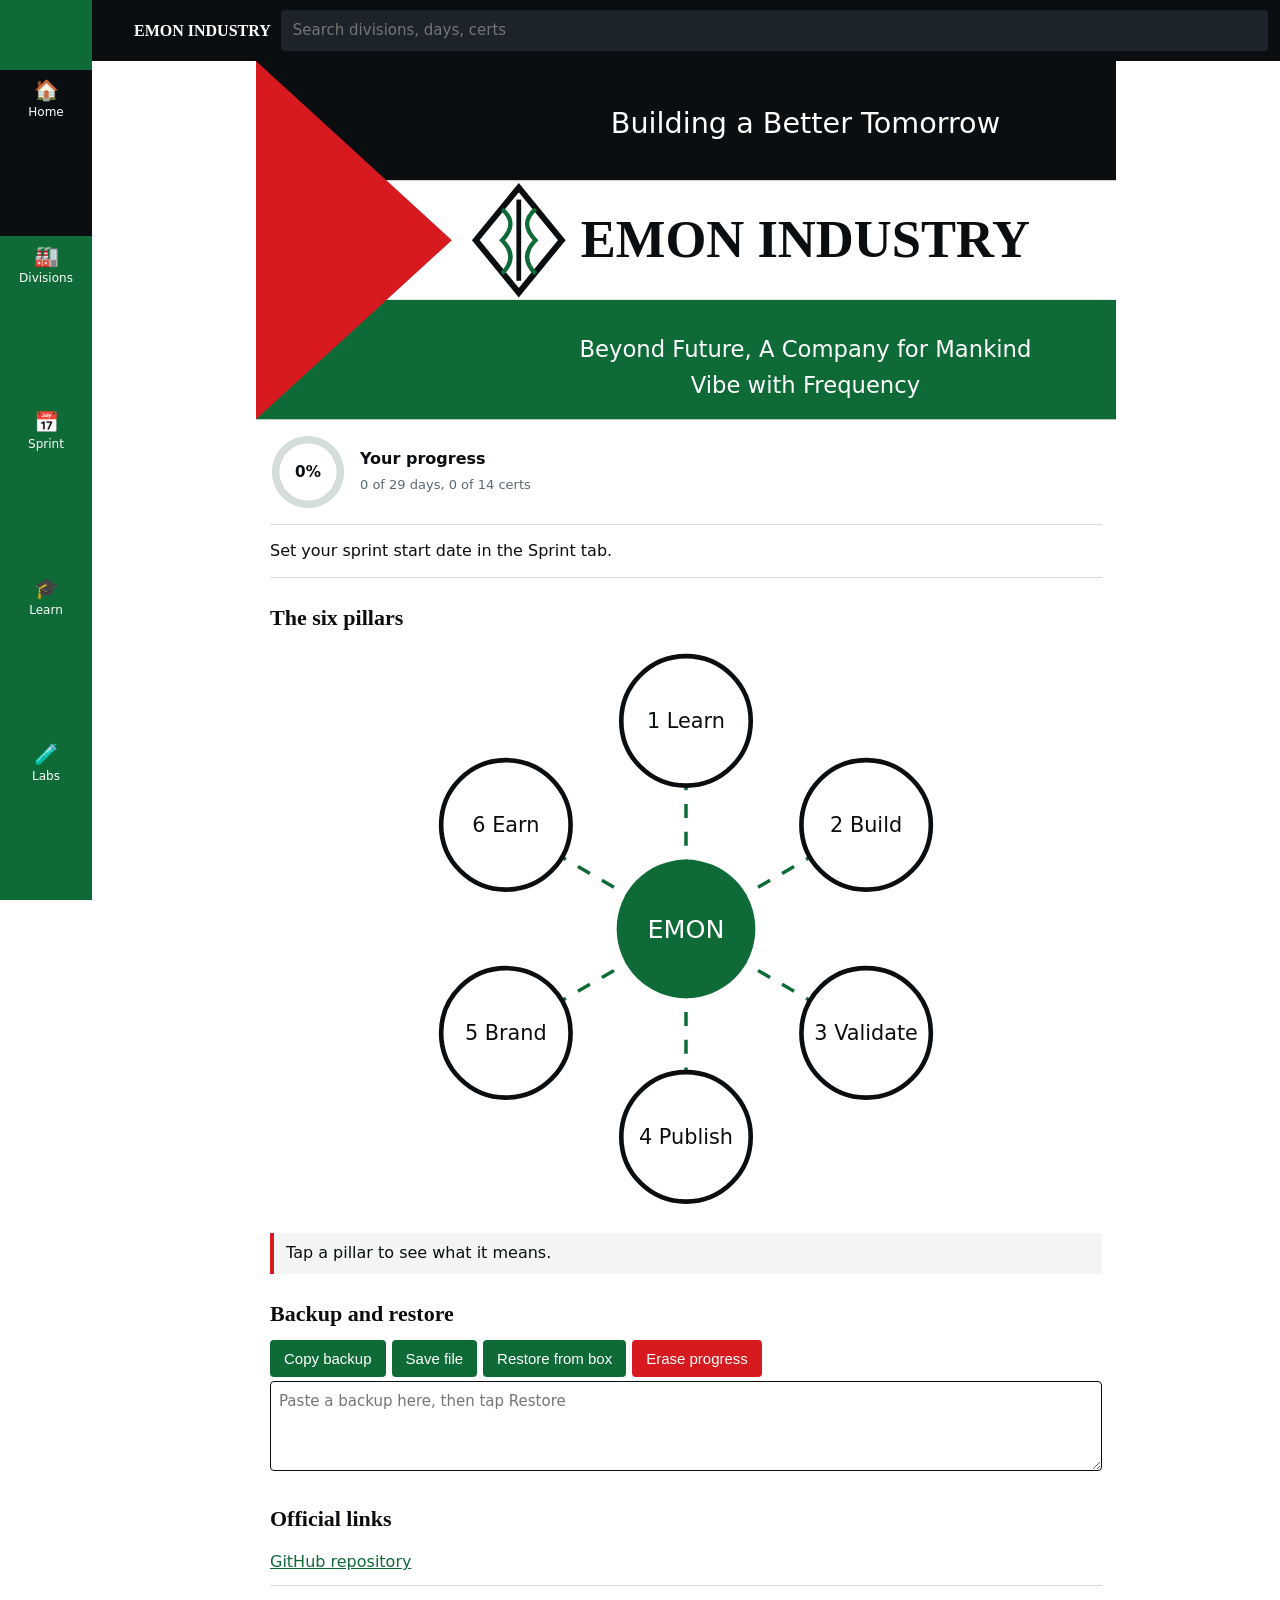
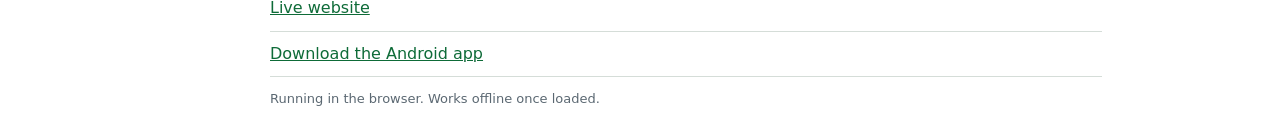
<file: backup_pre_company.html>
<!DOCTYPE html>
<html lang="en"><head><meta charset="utf-8">
<meta name="viewport" content="width=device-width,initial-scale=1,viewport-fit=cover">
<meta name="theme-color" content="#0B0E11">
<title>EMON INDUSTRY PVT LTD</title>
<style>
:root{--ink:#0B0E11;--paper:#fff;--soft:#F2F5F3;--g:#0E6B38;--g2:#19b45a;--r:#D61A1F;--ln:#D5DDD8;--m:#5b6872;--nav:60px;box-sizing:border-box;padding-top:env(safe-area-inset-top,0px)}
*{box-sizing:border-box;margin:0}
body{background:var(--paper);color:var(--ink);font:16px/1.55 system-ui,sans-serif;padding-bottom:calc(var(--nav) + env(safe-area-inset-bottom,0px))}
body::before{content:"";position:fixed;inset:0 0 auto;height:env(safe-area-inset-top,0px);background:var(--ink);z-index:30}
h2,h3{font-family:Georgia,"Times New Roman",serif;line-height:1.25}h2{font-size:22px;margin:26px 0 8px}
small,.m{color:var(--m);font-size:13px}a{color:var(--g)}
header{position:sticky;top:env(safe-area-inset-top,0px);z-index:10;display:flex;gap:10px;align-items:center;padding:10px 12px 10px 42px;background:linear-gradient(135deg,var(--r) 0 28px,transparent 28px),var(--ink);color:#fff}
header b{font:700 16px Georgia,serif;white-space:nowrap}
#q{flex:1;min-width:0;padding:9px 12px;border:0;border-radius:4px;background:#1c232b;color:#fff;font-size:15px}
#sr{display:none;position:fixed;left:8px;right:8px;top:calc(60px + env(safe-area-inset-top,0px));max-height:60vh;overflow:auto;background:#fff;border:2px solid var(--ink);z-index:12}
#sr.on{display:block}#sr a{display:block;padding:10px 12px;border-bottom:1px solid var(--ln);color:var(--ink);text-decoration:none}
.view{display:none;max-width:860px;margin:auto;padding:0 14px 20px}.view.on{display:block}
#hero{display:block;width:calc(100% + 28px);margin:0 -14px;height:auto}
.row{display:flex;gap:14px;align-items:center;padding:14px 0;border-bottom:1px solid var(--ln)}
.dr{display:flex;gap:14px;padding:14px 0;border-bottom:1px solid var(--ln);color:inherit;text-decoration:none}
.dr>i{font:normal 30px Georgia,serif;color:var(--g);min-width:34px}.dr p{font-size:14px;color:var(--m);margin:4px 0 8px}
.bar{height:5px;background:var(--ln)}.bar u{display:block;height:100%;background:var(--g);transition:width .4s}
label{display:flex;gap:10px;align-items:flex-start;padding:10px 0;border-bottom:1px solid var(--ln)}
input[type=checkbox]{width:20px;height:20px;accent-color:var(--g);flex:none;margin-top:2px}
button{background:var(--g);color:#fff;border:0;border-radius:4px;padding:10px 14px;font-size:15px;margin:4px 6px 4px 0}button.x{background:var(--r)}
input,textarea{font:inherit;font-size:15px;padding:8px;border:1.5px solid var(--ink);border-radius:4px;background:#fff;color:var(--ink)}
textarea{width:100%;height:90px}
details{border-left:4px solid var(--g);margin:10px 0;padding-left:10px}summary{font:700 17px Georgia,serif;padding:8px 0}
.tl{border-left:3px solid var(--g);padding:6px 0 6px 12px;margin:0 0 0 6px}
.tool{border-top:2px solid var(--ink);padding:12px 0}.tool input{width:calc(50% - 6px);margin:3px 3px 3px 0}.tool textarea{margin:4px 0}.tool code{display:block;word-break:break-all;color:var(--g)}
.dk{background:var(--ink);border-radius:4px;padding:10px;color:#fff;margin:8px 0}.dk canvas{width:100%;display:block}
svg.a{width:100%;color:var(--ink)}.ed{stroke-dasharray:6 6;animation:d 1s linear infinite}@keyframes d{to{stroke-dashoffset:-12}}
@media(prefers-reduced-motion:reduce){.ed{animation:none}}
#pi{border-left:4px solid var(--r);padding:8px 12px;background:var(--soft);margin-top:8px}
#tb{position:fixed;bottom:0;left:0;right:0;z-index:10;display:flex;background:var(--g);padding-bottom:env(safe-area-inset-bottom,0px)}
#tb a{flex:1;text-align:center;color:#fff;text-decoration:none;font-size:12px;padding:7px 0;height:var(--nav)}#tb a i{display:block;font:normal 20px/1.3 system-ui}
#tb a.on{background:var(--ink)}
.modal{display:none;position:fixed;inset:0;background:#fff;z-index:20;overflow:auto;padding:env(safe-area-inset-top,0px) 14px 60px}.modal.on{display:block}
.mh{display:flex;gap:12px;align-items:center;background:var(--ink);color:#fff;margin:0 -14px;padding:10px 14px;position:sticky;top:0}
.tabs{display:flex;overflow-x:auto;border-bottom:2px solid var(--ink);margin:8px 0}.tabs button{background:none;color:var(--ink);border-radius:0;margin:0}.tabs button.on{background:var(--ink);color:#fff}
.tp{display:none}.tp.on{display:block}
@media(min-width:900px){#tb{top:0;right:auto;width:92px;flex-direction:column;bottom:0;padding-top:70px}body{padding:0 0 0 92px}header{margin-left:-92px;padding-left:134px}.modal{left:92px}}
</style></head><body>
<header><b>EMON INDUSTRY</b><input id="q" placeholder="Search divisions, days, certs"></header>
<div id="sr"></div>

<section class="view" id="v-home">
<svg id="hero" viewBox="0 0 360 150" role="img" aria-label="EMON INDUSTRY emblem"><rect width="360" height="50" fill="#0B0E11"/><rect y="50" width="360" height="50" fill="#fff"/><rect y="100" width="360" height="50" fill="#0E6B38"/><polygon points="0,0 82,75 0,150" fill="#D61A1F"/>
<polygon points="110,53 128,75 110,97 92,75" fill="#fff" stroke="#0B0E11" stroke-width="2.5"/><line x1="110" y1="58" x2="110" y2="92" stroke="#0B0E11" stroke-width="2"/><path d="M103,62Q110,68 103,75Q110,82 103,89M117,62Q110,68 117,75Q110,82 117,89" fill="none" stroke="#0E6B38" stroke-width="1.8"/>
<text x="230" y="82" text-anchor="middle" font-family="Georgia,serif" font-weight="700" font-size="22" fill="#0B0E11">EMON INDUSTRY</text>
<text x="230" y="30" text-anchor="middle" font-size="12" fill="#fff">Building a Better Tomorrow</text>
<text x="230" y="124" text-anchor="middle" font-size="9.5" fill="#fff">Beyond Future, A Company for Mankind</text><text x="230" y="139" text-anchor="middle" font-size="9.5" fill="#fff">Vibe with Frequency</text></svg>
<div class="row"><svg viewBox="0 0 80 80" width="76" height="76"><circle cx="40" cy="40" r="34" fill="none" stroke="#D5DDD8" stroke-width="8"/><circle id="rg" cx="40" cy="40" r="34" fill="none" stroke="#0E6B38" stroke-width="8" stroke-dasharray="214" stroke-dashoffset="214" transform="rotate(-90 40 40)" style="transition:stroke-dashoffset .6s"/><text id="rp" x="40" y="45" text-anchor="middle" font-size="16" font-weight="700" fill="#0B0E11">0%</text></svg>
<div><b>Your progress</b><br><small id="rs"></small></div></div>
<div class="row" style="display:block" id="td"></div>
<h2>The six pillars</h2><svg class="a" id="pil" viewBox="0 0 360 250"></svg><div id="pi">Tap a pillar to see what it means.</div>
<h2>Backup and restore</h2><button onclick="ex()">Copy backup</button><button onclick="dl()">Save file</button><button onclick="im()">Restore from box</button><button class="x" onclick="rs()">Erase progress</button>
<textarea id="bk" placeholder="Paste a backup here, then tap Restore"></textarea>
<h2>Official links</h2><label><a href="https://github.com/mnhemon357-cyber/emon-industry" target="_blank" rel="noopener">GitHub repository</a></label><label><a href="https://mnhemon357-cyber.github.io/emon-industry/" target="_blank" rel="noopener">Live website</a></label><label><a href="https://github.com/mnhemon357-cyber/emon-industry/releases/download/v1.0-latest/EMON-INDUSTRY-v1.0.apk" target="_blank" rel="noopener">Download the Android app</a></label>
<p class="m" id="env" style="margin-top:12px"></p>
</section>

<section class="view" id="v-divisions"><h2>Nine divisions</h2><div id="dv"></div></section>
<section class="view" id="v-sprint"><h2>29-day sprint</h2><div id="trk"></div><div id="sp"></div></section>
<section class="view" id="v-learn"><h2>14 free certifications</h2><div id="ce"></div><h2>Incorporation roadmap</h2><div id="rj"></div></section>

<section class="view" id="v-labs"><h2>How the divisions connect</h2><svg class="a" id="arch" viewBox="0 0 360 300"></svg>
<h2>Live biometrics</h2><div class="dk"><canvas id="wv" width="320" height="120"></canvas><span id="bv">--</span></div>
<h2>Threat radar</h2><div class="dk"><canvas id="rd" width="260" height="260" style="max-width:300px;margin:auto"></canvas><div id="rt" style="text-align:center">0 tracked</div></div>
<h2>Division tools</h2>
<div class="tool"><b>EPrinter price</b> <small>2 BDT black and white, 5 BDT color</small><br><input id="pg" type="number" placeholder="Pages" oninput="pr()"><input id="cl" type="number" placeholder="Color pages" oninput="pr()"><input id="cp" type="number" placeholder="Copies" value="1" oninput="pr()"><p id="pro"></p></div>
<div class="tool"><b>Efirm VAT invoice</b><br><input id="va" type="number" placeholder="Amount in BDT" oninput="vat()"><input id="vr" type="number" value="15" oninput="vat()"><input id="vx" type="number" value="120" oninput="vat()"><p id="vo"></p></div>
<div class="tool"><b>29A SHA-256</b><textarea id="hi" placeholder="Text to hash" oninput="hs()"></textarea><code id="ho"></code></div>
<div class="tool"><b>Esecurity log check</b><textarea id="li" placeholder="Paste logs"></textarea><button onclick="ls()">Load sample</button><button onclick="lg()">Analyse</button><div id="lo"></div></div>
<div class="tool"><b>Motior vitals check</b> <small>Demo, not medical advice</small><br><input id="tb1" type="number" placeholder="BPM" oninput="tr()"><input id="ts" type="number" placeholder="SpO2 %" oninput="tr()"><input id="tt" type="number" step="0.1" placeholder="Temp C" oninput="tr()"><p id="to"></p></div>
<div class="tool"><b>Revenue projector</b> <small>clients, then BDT per client each month</small><div id="rv"></div><p id="ro"></p></div>
</section>

<div class="modal" id="md"></div>
<nav id="tb"><a href="#home" data-v="home"><i>&#127968;</i>Home</a><a href="#divisions" data-v="divisions"><i>&#127981;</i>Divisions</a><a href="#sprint" data-v="sprint"><i>&#128197;</i>Sprint</a><a href="#learn" data-v="learn"><i>&#127891;</i>Learn</a><a href="#labs" data-v="labs"><i>&#129514;</i>Labs</a></nav>

<script>
const $=s=>document.querySelector(s),$$=s=>[...document.querySelectorAll(s)],cnt=o=>Object.values(o).filter(Boolean).length;
const PL=["Learn","Build","Validate","Publish","Brand","Earn"];
const PD=["Master low-level CS, RFCs, manuals and 14 free certifications.","Write clean, zero-bloat code in C, Python, Raku, Java and Shell.","Automated GitHub Actions CI/CD, security audits, zero-defect checks.","Live GitHub Pages portals, signed APKs, public documentation.","One EMON INDUSTRY identity, executive datasheets, international trust.","B2B SaaS, security audits, print logistics, turnkey hardware contracts."];
const C=[["Cisco NDG Linux Unhatched","https://www.netacad.com/courses/linux-unhatched"],["Cisco Intro to Cybersecurity","https://www.netacad.com/courses/introduction-to-cybersecurity"],["Cisco Networking Basics","https://www.netacad.com/courses/networking-basics"],["freeCodeCamp Responsive Web Design","https://www.freecodecamp.org/learn/2022/responsive-web-design/"],["Cisco Python Essentials 1","https://www.netacad.com/courses/python-essentials-1"],["Kaggle Python and Pandas","https://www.kaggle.com/learn/python"],["ISC2 Certified in Cybersecurity","https://www.isc2.org/certifications/cc"],["PortSwigger Web Security Academy","https://portswigger.net/web-security"],["Cisco Ethical Hacker","https://www.netacad.com/courses/ethical-hacker"],["Linux Foundation Free Courses","https://training.linuxfoundation.org/resources/?_sft_content_type=free-course"],["AWS Cloud Practitioner Essentials","https://explore.skillbuilder.aws/learn/course/external/view/elearning/134/aws-cloud-practitioner-essentials"],["Elements of AI (Helsinki)","https://course.elementsofai.com/"],["IBM SkillsBuild Cybersecurity","https://skillsbuild.org/"],["Harvard CS50","https://www.harvardonline.harvard.edu/course/cs50-introduction-computer-science"]];
const D=[
[1,"Emontron","C / RTOS / ESP32","divisions/emontron","Embedded IoT microcontrollers, biometric sensors (Temp, SpO2, BPM) and sovereign hardware.","Turnkey hardware contracts, sensor kits, OEM licensing.","an ESP32 biometric sensor node",[0,2,13]],
[2,"Esecurity","Raku / Linux / SOC","divisions/esecurity","24/7 Security Operations Center, Raku regex log correlation, firewall perimeter defense.","Managed SOC retainers and monitoring contracts.","a Raku log correlation engine",[0,1,6]],
[3,"29A Cyber Guardian","Python / Kali / Crypto","divisions/29a-cyber-guardian","Authorized penetration testing, OWASP audits, SHA-256 cryptographic assurance.","Paid pentests and security audit reports.","an OWASP audit toolkit",[1,7,8]],
[4,"EOS (Inhealer OS)","Debian / Kernel / Bash","divisions/eos-inhealer","Hardened zero-telemetry Linux OS for developers and cyber defense.","Enterprise support and hardened-image licensing.","a hardened Debian image",[0,9,6]],
[5,"EMON (EI)","Python / Local LLM","divisions/ei-onbound-ai","On-bound offline autonomous AI security analyst with local quantized intelligence.","Private on-premise AI analyst subscriptions.","an offline quantized LLM analyst",[4,5,11]],
[6,"Efirm","Java / SQLite / REST","divisions/efirm","Custom enterprise ERP, automated BDT/USD VAT invoicing and B2B software.","B2B SaaS licenses and ERP customization.","a VAT invoicing ERP module",[13,3,10]],
[7,"EAPK","Java / Android SDK","divisions/eapk-mobile","Native Android apps, WebView and EmonAndroid JS bridges, automated Gradle APK CI.","Custom Android app development.","a signed WebView APK with JS bridge",[13,3,9]],
[8,"EPrinter","Python / HTML5 / PDF","divisions/eprinter","Cloud A4 document pricing (2 BDT B&W / 5 BDT Color), PDF pre-flight, print logistics.","Per-page print revenue and B2B print contracts.","a PDF pre-flight pricing service",[4,3,5]],
[9,"Motior Pharma","C / Python / HL7","divisions/motior-pharma","Health-tech clinical telemetry dashboards, diagnostic sensors, pharmacy ERP.","Clinic dashboards and pharmacy ERP subscriptions.","an HL7 telemetry dashboard",[2,11,12]]];
const DAYS=["Termux, Git and CI setup","C basics and pointers","Python scripting","Raku regex logs","Java fundamentals","Shell automation","Week 1 review","HTML/CSS portal","JavaScript interactivity","SQLite and server.py API","Android Activity and WebView","Gradle APK CI","Certs 1 and 2","Certs 3 and 4","EOS Debian hardening","EI local LLM","Motior Pharma dashboard","Cert 5","Cert 6","Cert 7","Cert 8","RJSC name clearance, MOA/AOA","Trade License and e-TIN","BIN/VAT and BASIS","B2B pitch deck","First client outreach","Certs 9 to 12","Certs 13 and 14","Global scale: ERQ, Delaware/Singapore"];
const WK=["Week 1: Core mainframe and languages","Week 2: Full-stack web, APK and certs 1 to 4","Week 3: EOS, EI AI, Motior Pharma, certs 5 to 8, RJSC","Week 4: B2B launch, certs 9 to 14, global scale"];
const RJ=["Name clearance (roc.gov.bd)","MOA and AOA drafting","Certificate of Incorporation","NBR e-TIN","Trade License","13-digit BIN / VAT","BASIS membership","USD Export Retention Quota (ERQ) banking","Delaware / Singapore holding expansion"];
const wi=i=>i<7?0:i<14?1:i<22?2:3;
let S;try{S=JSON.parse(localStorage.getItem("emon_v5"))||{}}catch(e){S={}}
S.d=S.d||{};S.c=S.c||{};S.p=S.p||{};
const save=()=>{try{localStorage.setItem("emon_v5",JSON.stringify(S))}catch(e){}};
let cur="home";
function route(){const h=location.hash.slice(1)||"home",m=/^d(\d)$/.exec(h);
 if(m){openD(+m[1]);return}
 $("#md").classList.remove("on");cur=["home","divisions","sprint","learn","labs"].includes(h)?h:"home";
 $$(".view").forEach(v=>v.classList.toggle("on",v.id=="v-"+cur));$$("#tb a").forEach(a=>a.classList.toggle("on",a.dataset.v==cur));scrollTo(0,0)}
function cl(){history.back();setTimeout(()=>{if(/^#d\d$/.test(location.hash))location.hash="#divisions"},150)}
function tg(k,i,v){S[k][i]=v;save();prog()}
function pp(k,v){S.p[k]=v;save();dv()}
function prog(){const n=cnt(S.d),c=cnt(S.c),p=Math.round((n+c)/43*100);$("#rg").style.strokeDashoffset=214*(1-p/100);$("#rp").textContent=p+"%";$("#rs").textContent=n+" of 29 days, "+c+" of 14 certs";trk()}
function trk(){const s=S.start;let t="Set your sprint start date in the Sprint tab.",h=`<label style="display:block">Sprint start date <input type="date" value="${s||""}" onchange="S.start=this.value;save();trk()"></label>`;
 if(s){const n=Math.floor((Date.now()-new Date(s))/864e5)+1,c=Math.min(Math.max(n,1),29),dn=cnt(S.d);
 t=n<1?`Sprint starts in ${1-n} day(s).`:n>29?`Sprint window ended (day ${n}).`:`<b>Day ${n} of 29:</b> ${DAYS[c-1]}<br><small>${dn<Math.min(n,29)?"Behind by "+(Math.min(n,29)-dn)+" day(s)":"On track"}</small>`;h+=`<p>${t}</p>`}
 $("#trk").innerHTML=h;$("#td").innerHTML=t}
function dv(){$("#dv").innerHTML=D.map(x=>{let n=0;for(let i=0;i<6;i++)if(S.p[x[0]+"_"+i])n++;return `<a class="dr" href="#d${x[0]}"><i>${x[0]}</i><div style="flex:1"><b>${x[1]}</b> <small>${x[2]}</small><p>${x[4]}</p><div class="bar"><u style="width:${n/6*100}%"></u></div></div></a>`}).join("")}
function sp(){$("#sp").innerHTML=WK.map((w,k)=>`<details ${k==0?"open":""}><summary>${w}</summary>${DAYS.map((t,i)=>wi(i)==k?`<label><input type="checkbox" ${S.d[i]?"checked":""} onchange="tg('d',${i},this.checked)">Day ${i+1}: ${t}</label>`:"").join("")}</details>`).join("")}
function ln(){$("#ce").innerHTML=C.map((c,i)=>`<label><input type="checkbox" ${S.c[i]?"checked":""} onchange="tg('c',${i},this.checked)"><span>${i+1}. <a href="${c[1]}" target="_blank" rel="noopener">${c[0]}</a></span></label>`).join("");
 $("#rj").innerHTML=RJ.map((r,i)=>`<div class="tl"><b>${i+1}.</b> ${r}</div>`).join("")}
function openD(n){const x=D.find(d=>d[0]==n);if(!x)return;
 const pc=[`Study ${x[2]} from official manuals and RFCs.`,`Ship ${x[6]}.`,"Add CI tests and a security audit in GitHub Actions.",`Publish ${x[1]} docs and a live portal page.`,`Release a ${x[1]} datasheet in EMON identity.`,x[5]];
 const st=["Install the toolchain for "+x[2]+" and start "+C[x[7][0]][0]+".","Build a minimal version of "+x[6]+".","Add tests and docs, then release v1.0 with CI.","Sell it: "+x[5]];
 const T=[["What it is",`<p>${x[4]}</p><p class="m">Folder: ${x[3]}</p>`],["Why and revenue",`<p>${x[5]}</p>`],
 ["Pillars",PL.map((p,i)=>`<label><input type="checkbox" ${S.p[n+"_"+i]?"checked":""} onchange="pp('${n}_${i}',this.checked)"><span><b>${p}:</b> ${pc[i]}</span></label>`).join("")],
 ["Certs",x[7].map(i=>`<label><a href="${C[i][1]}" target="_blank" rel="noopener">${C[i][0]}</a></label>`).join("")],
 ["Pathway",["Zero","Foundation","Product","Enterprise"].map((s,i)=>`<div class="tl"><b>${i+1}. ${s}</b><br>${st[i]}</div>`).join("")]];
 $("#md").innerHTML=`<div class="mh"><button onclick="cl()">Back</button><b>${x[1]}</b></div><p class="m" style="margin-top:8px">${x[2]}</p><div class="tabs">${T.map((t,i)=>`<button class="${i?"":"on"}" onclick="tab(${i})">${t[0]}</button>`).join("")}</div>${T.map((t,i)=>`<div class="tp ${i?"":"on"}">${t[1]}</div>`).join("")}`;
 $("#md").classList.add("on");$("#md").scrollTop=0}
function tab(i){$$(".tabs button").forEach((b,j)=>b.classList.toggle("on",i==j));$$(".tp").forEach((p,j)=>p.classList.toggle("on",i==j))}
function srch(){const q=$("#q").value.toLowerCase().trim(),o=$("#sr");if(!q){o.className="";return}const R=[];
 D.forEach(x=>(x[1]+x[2]+x[4]).toLowerCase().includes(q)&&R.push(["Division",x[1],"#d"+x[0]]));
 DAYS.forEach((t,i)=>("day "+(i+1)+" "+t).toLowerCase().includes(q)&&R.push(["Sprint","Day "+(i+1)+": "+t,"#sprint"]));
 C.forEach(c=>c[0].toLowerCase().includes(q)&&R.push(["Cert",c[0],"#learn"]));RJ.forEach(r=>r.toLowerCase().includes(q)&&R.push(["Roadmap",r,"#learn"]));
 o.className="on";o.innerHTML=R.slice(0,30).map(r=>`<a href="${r[2]}" onclick="$('#q').value='';srch()"><small>${r[0]}</small><br>${r[1]}</a>`).join("")||"<a>Nothing found. Try another word.</a>"}
function pil(){let s="";PL.forEach((n,i)=>{const a=i/6*Math.PI*2-Math.PI/2,x=180+90*Math.cos(a),y=125+90*Math.sin(a);
 s+=`<line class="ed" x1="180" y1="125" x2="${x}" y2="${y}" stroke="#0E6B38" stroke-width="1.5"/><g onclick="pi(${i})" style="cursor:pointer"><circle cx="${x}" cy="${y}" r="28" fill="#fff" stroke="#0B0E11" stroke-width="2"/><text x="${x}" y="${y+3}" text-anchor="middle" font-size="9" fill="currentColor">${i+1} ${n}</text></g>`});
 $("#pil").innerHTML=s+`<circle cx="180" cy="125" r="30" fill="#0E6B38"/><text x="180" y="129" text-anchor="middle" font-size="11" fill="#fff">EMON</text>`}
function pi(i){$("#pi").innerHTML=`<b>${i+1}. ${PL[i]}</b><br>${PD[i]}`}
function arch(){const P={1:[60,40],9:[180,40],5:[300,40],2:[60,150],4:[180,150],3:[300,150],6:[60,260],7:[180,260],8:[300,260]},E=[[1,9],[9,7],[2,4],[3,4],[5,4],[2,5],[6,7],[8,7]];
 $("#arch").innerHTML=E.map(([a,b])=>`<line class="ed" x1="${P[a][0]}" y1="${P[a][1]}" x2="${P[b][0]}" y2="${P[b][1]}" stroke="#19b45a" stroke-width="1.5"/>`).join("")+
 D.map(x=>{const p=P[x[0]];return `<a href="#d${x[0]}"><rect x="${p[0]-46}" y="${p[1]-20}" width="92" height="40" fill="#F2F5F3" stroke="${x[0]==7?"#D61A1F":"#0E6B38"}" stroke-width="2.5"/><text x="${p[0]}" y="${p[1]+4}" text-anchor="middle" font-size="10" fill="currentColor">${x[1].slice(0,15)}</text></a>`}).join("")}
function pr(){const p=+$("#pg").value||0,c=Math.min(+$("#cl").value||0,p),k=+$("#cp").value||1,b=p-c;$("#pro").textContent=`${b} B&W x 2 + ${c} color x 5 = ${(b*2+c*5)*k} BDT for ${k} copies`}
function vat(){const a=+$("#va").value||0,r=+$("#vr").value||0,x=+$("#vx").value||1,v=a*r/100;$("#vo").textContent=`VAT ${v.toFixed(2)} BDT. Total ${(a+v).toFixed(2)} BDT, about ${((a+v)/x).toFixed(2)} USD (rate ${x}).`}
async function hs(){try{const b=await crypto.subtle.digest("SHA-256",new TextEncoder().encode($("#hi").value));$("#ho").textContent=[...new Uint8Array(b)].map(x=>x.toString(16).padStart(2,"0")).join("")}catch(e){$("#ho").textContent="SHA-256 needs https or the installed app."}}
function ls(){$("#li").value="Nov 24 sshd: Failed password for root from 203.0.113.9\nNov 24 sshd: Failed password for admin from 203.0.113.9\nNov 24 sshd: Invalid user test from 203.0.113.9\nNov 24 sshd: Accepted password for emon from 192.168.0.5\nNov 24 ufw: DENIED 198.51.100.7";lg()}
function lg(){const m={};$("#li").value.split("\n").forEach(l=>{if(/fail|denied|invalid|refused/i.test(l)){const ip=(l.match(/\b\d{1,3}(\.\d{1,3}){3}\b/)||["unknown"])[0];m[ip]=(m[ip]||0)+1}});
 const r=Object.entries(m).sort((a,b)=>b[1]-a[1]);$("#lo").innerHTML=r.length?r.map(([ip,n])=>`<label>${ip}: ${n} hit(s) ${n>=3?"<b style='color:#D61A1F'>Block this IP</b>":"Keep watching"}</label>`).join(""):"<p class='m'>No suspicious lines found.</p>"}
function tr(){const b=+$("#tb1").value,s=+$("#ts").value,t=+$("#tt").value,r=[];if(s&&s<92)r.push("Critical: low SpO2");if(b>120||(b&&b<50))r.push("Warning: abnormal BPM");if(t>=38)r.push("Warning: fever");if(t&&t<35)r.push("Critical: low temperature");$("#to").textContent=r.length?r.join(". "):"Within the demo normal range."}
const PZ=[15000,25000,40000,8000,20000,12000,30000,2000,18000];
function rvi(){$("#rv").innerHTML=D.map((x,i)=>`<div class="m">${x[1]}<br><input id="rc${x[0]}" type="number" value="1" oninput="rv()"><input id="rp${x[0]}" type="number" value="${PZ[i]}" oninput="rv()"></div>`).join("")}
function rv(){let t=0;D.forEach(x=>{t+=(+$("#rc"+x[0]).value||0)*(+$("#rp"+x[0]).value||0)});$("#ro").textContent=`Monthly ${t.toLocaleString()} BDT. Yearly ${(t*12).toLocaleString()} BDT, about ${Math.round(t*12/120).toLocaleString()} USD.`}
function ex(){const s=JSON.stringify(S);$("#bk").value=s;try{navigator.clipboard.writeText(s)}catch(e){}}
function im(){try{const o=JSON.parse($("#bk").value);if(!o||typeof o!="object")throw 0;Object.assign(S,o);S.d=S.d||{};S.c=S.c||{};S.p=S.p||{};save();sp();ln();dv();prog();alert("Progress restored")}catch(e){alert("That is not a valid backup. Paste the full text and try again.")}}
function dl(){try{const a=document.createElement("a");a.href=URL.createObjectURL(new Blob([JSON.stringify(S)],{type:"application/json"}));a.download="emon-progress.json";a.click()}catch(e){ex();alert("Saving files is blocked here. The backup is in the box instead.")}}
function rs(){if(confirm("Erase all progress on this device?")){S={d:{},c:{},p:{}};save();sp();ln();dv();prog()}}
(function(){const g=$("#wv").getContext("2d"),b=new Array(320).fill(0);let t=0,f=0;
 const e=p=>{p%=1;if(p<.1)return Math.sin(p/.1*Math.PI)*.15;if(p>.18&&p<.2)return-.15;if(p>=.2&&p<.24)return 1;if(p>=.24&&p<.27)return-.3;if(p>.4&&p<.55)return Math.sin((p-.4)/.15*Math.PI)*.25;return 0};
 (function L(){if(cur!="labs"){setTimeout(L,400);return}t+=.014;b.push(e(t)+(Math.random()-.5)*.03);b.shift();g.clearRect(0,0,320,120);g.strokeStyle="#19b45a";g.lineWidth=2;g.beginPath();b.forEach((v,i)=>{const y=85-v*65;i?g.lineTo(i,y):g.moveTo(i,y)});g.stroke();
 if(f++%45==0)$("#bv").textContent="BPM "+(70+Math.round(Math.random()*6))+", SpO2 "+(97+Math.round(Math.random()*2))+"%, Temp "+(36.4+Math.random()*.5).toFixed(1)+" C";requestAnimationFrame(L)})()})();
(function(){const g=$("#rd").getContext("2d"),R=120,cx=130,cy=130;let a=0,bl=[],tot=0;
 (function L(){if(cur!="labs"){setTimeout(L,400);return}a+=.03;g.clearRect(0,0,260,260);g.strokeStyle="#0E6B38";for(let r=40;r<=R;r+=40){g.beginPath();g.arc(cx,cy,r,0,7);g.stroke()}
 g.beginPath();g.moveTo(cx-R,cy);g.lineTo(cx+R,cy);g.moveTo(cx,cy-R);g.lineTo(cx,cy+R);g.stroke();
 const gr=g.createConicGradient?g.createConicGradient(a,cx,cy):null;
 if(gr){gr.addColorStop(0,"rgba(25,180,90,.55)");gr.addColorStop(.12,"rgba(25,180,90,0)");gr.addColorStop(1,"rgba(25,180,90,0)");g.fillStyle=gr;g.beginPath();g.arc(cx,cy,R,0,7);g.fill()}
 else{g.strokeStyle="#19b45a";g.beginPath();g.moveTo(cx,cy);g.lineTo(cx+R*Math.cos(a),cy+R*Math.sin(a));g.stroke()}
 if(Math.random()<.03){const n=Math.random()*7,r=20+Math.random()*95;bl.push({x:cx+r*Math.cos(n),y:cy+r*Math.sin(n),l:1});tot++}
 bl=bl.filter(p=>p.l>0);bl.forEach(p=>{g.fillStyle=`rgba(214,26,31,${p.l})`;g.beginPath();g.arc(p.x,p.y,4,0,7);g.fill();p.l-=.004});
 $("#rt").textContent=tot+" tracked, "+bl.length+" active";requestAnimationFrame(L)})()})();
addEventListener("hashchange",route);$("#q").addEventListener("input",srch);
try{$("#env").textContent=window.EmonAndroid&&EmonAndroid.getDeviceInfo?"Running in the EMON Android app. "+EmonAndroid.getDeviceInfo():"Running in the browser. Works offline once loaded."}catch(e){}
dv();sp();ln();pil();arch();rvi();pr();vat();tr();rv();prog();route();
</script></body></html>
</file>
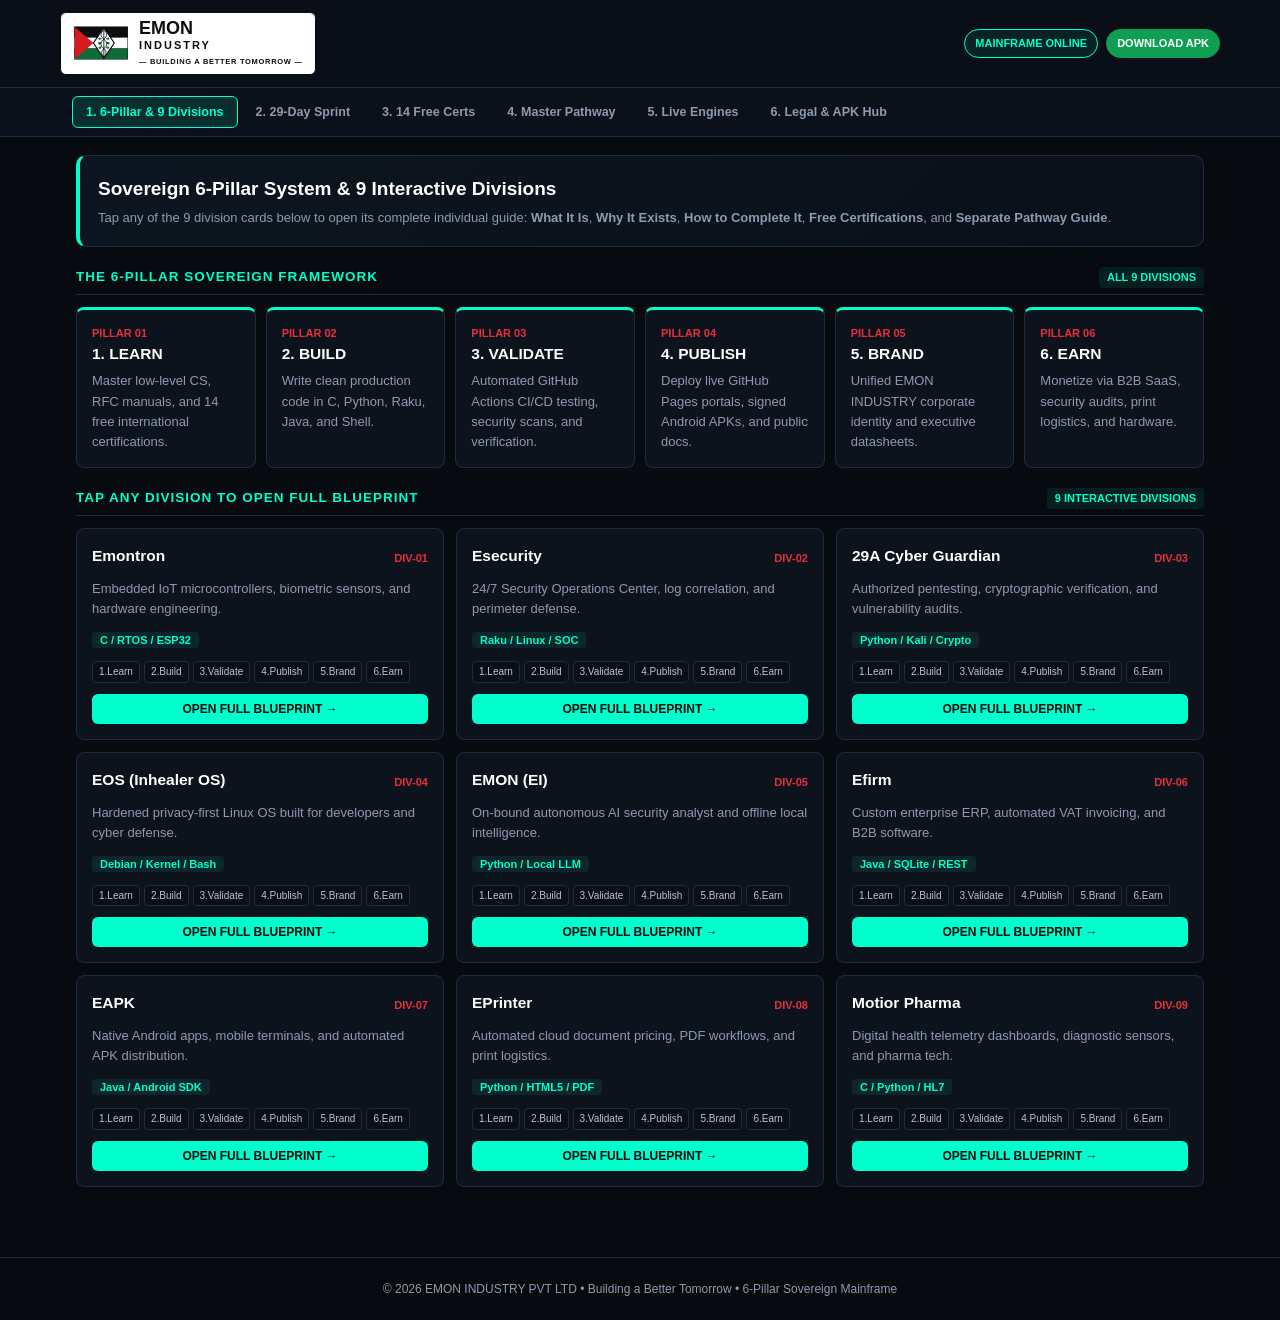
<file: backup/v5-before-20261124-003114/divisions_eapk-mobile_app_src_main_assets_index.html>
<!DOCTYPE html>
<html lang="en">
<head>
<meta charset="UTF-8"><meta name="viewport" content="width=device-width,initial-scale=1.0">
<title>EMON INDUSTRY PVT LTD | Building a Better Tomorrow</title>
<style>
:root{--bg:#070b10;--panel:#0d131c;--panel2:#111927;--border:#1e2d3d;--cyan:#00ffcc;--green:#0e9f55;--red:#e62e3d;--gold:#f5b041;--text:#eef2f6;--muted:#8b9bb0}
*{box-sizing:border-box;margin:0;padding:0}body{background:var(--bg);color:var(--text);font-family:-apple-system,BlinkMacSystemFont,"Segoe UI",Roboto,sans-serif;line-height:1.55}
header{background:#0a0f17;border-bottom:1px solid var(--border);padding:12px 16px;position:sticky;top:0;z-index:200}
.nav{max-width:1160px;margin:auto;display:flex;justify-content:space-between;align-items:center;flex-wrap:wrap;gap:10px}
.logo{display:flex;align-items:center;gap:10px;background:#fff;padding:6px 12px;border-radius:6px;border:1.5px solid #0b0e11;color:#0b0e11;cursor:pointer}
.logo .t1{font-weight:900;font-size:18px;line-height:1}.logo .t2{font-weight:700;font-size:11px;letter-spacing:2px}.logo .t3{font-size:7.5px;font-weight:700;letter-spacing:.7px;margin-top:2px}
.pill{font-size:11px;font-weight:700;padding:5px 10px;border-radius:999px;border:1px solid var(--cyan);color:var(--cyan);background:rgba(0,255,204,.08);text-decoration:none}
.pill-apk{background:var(--green);border-color:var(--green);color:#fff}
.tabs{background:#0b111a;border-bottom:1px solid var(--border);overflow-x:auto;white-space:nowrap;position:sticky;top:64px;z-index:190}
.tabs-in{max-width:1160px;margin:auto;display:flex;gap:4px;padding:8px 12px}
.tbtn{background:transparent;color:var(--muted);border:1px solid transparent;padding:8px 13px;border-radius:6px;font-size:12.5px;font-weight:700;cursor:pointer}
.tbtn.active{background:rgba(0,255,204,.12);color:var(--cyan);border-color:var(--cyan)}
.wrap{max-width:1160px;margin:auto;padding:18px 16px 70px}.panel{display:none}.panel.active{display:block;animation:fade .18s ease}
@keyframes fade{from{opacity:0;transform:translateY(4px)}to{opacity:1;transform:translateY(0)}}
.banner{background:linear-gradient(135deg,#0d1520,#091018);border:1px solid var(--border);border-left:4px solid var(--cyan);border-radius:10px;padding:18px;margin-bottom:18px}
.banner h2{font-size:19px;margin-bottom:5px;color:#fff}.banner p{font-size:13px;color:var(--muted)}
.sh{display:flex;justify-content:space-between;align-items:center;flex-wrap:wrap;gap:8px;margin:20px 0 12px;padding-bottom:6px;border-bottom:1px solid var(--border)}
.sh h3{font-size:13.5px;letter-spacing:1px;text-transform:uppercase;color:var(--cyan)}
.grid{display:grid;grid-template-columns:repeat(auto-fit,minmax(290px,1fr));gap:12px}
.pgrid{display:grid;grid-template-columns:repeat(auto-fit,minmax(170px,1fr));gap:10px;margin-bottom:18px}
.pbox,.card,.stage,.dsec{background:var(--panel);border:1px solid var(--border);border-radius:8px;padding:15px}
.pbox{border-top:3px solid var(--cyan)}.stage{border-left:4px solid var(--green);margin-bottom:10px}
.div-card{cursor:pointer;transition:transform .15s,border-color .15s;display:flex;flex-direction:column;justify-content:space-between}
.div-card:hover{border-color:var(--cyan);transform:translateY(-2px)}
.top{display:flex;justify-content:space-between;align-items:center;margin-bottom:6px}
.tr{font-size:11px;font-weight:800;color:var(--red)}.tc{font-size:11px;font-weight:700;color:var(--cyan);background:rgba(0,255,204,.08);padding:2px 8px;border-radius:4px}
h4{font-size:15.5px;color:#fff;margin-bottom:5px}p,li{font-size:13px;color:var(--muted)}ul,ol{padding-left:18px}li{margin-bottom:5px}
.mini{display:flex;flex-wrap:wrap;gap:4px;margin-top:9px}.mini span{font-size:10px;padding:2px 6px;border-radius:4px;background:#090f17;border:1px solid var(--border);color:#b7c5d6}
.div-nav-bar{display:flex;gap:6px;overflow-x:auto;padding-bottom:8px;margin-bottom:14px}
.dchip{background:var(--panel);color:var(--muted);border:1px solid var(--border);padding:6px 11px;border-radius:999px;font-size:11.5px;font-weight:700;cursor:pointer;white-space:nowrap}
.dchip.active{background:var(--cyan);color:#05080c;border-color:var(--cyan)}
.dsec{margin-bottom:14px;border-left:3px solid var(--cyan)}
.dsec.why{border-left-color:var(--gold)}.dsec.how{border-left-color:var(--green)}.dsec.guide{border-left-color:var(--red)}
.dsec h4{color:var(--cyan);font-size:14px;text-transform:uppercase;letter-spacing:.7px;margin-bottom:8px}
.dsec.why h4{color:var(--gold)}.dsec.how h4{color:#2ecc71}.dsec.guide h4{color:#ff5c77}
.pstep{background:#090f17;border:1px solid var(--border);border-radius:6px;padding:9px 11px;margin-bottom:7px;font-size:12.5px;color:#d6e0eb}
.pstep strong{color:var(--cyan)}
.pbar-bg{height:11px;background:#070b10;border-radius:999px;overflow:hidden;border:1px solid var(--border);margin-top:8px}
.pbar{height:100%;width:0%;background:linear-gradient(90deg,var(--green),var(--cyan));transition:width .2s}
.frow{display:flex;gap:6px;flex-wrap:wrap;margin:12px 0}.fbtn{background:var(--panel);color:var(--muted);border:1px solid var(--border);padding:6px 11px;border-radius:6px;font-size:12px;cursor:pointer}.fbtn.active{border-color:var(--cyan);color:var(--cyan)}
.day{display:flex;align-items:flex-start;gap:10px;background:var(--panel);border:1px solid var(--border);border-radius:8px;padding:11px 13px;margin-bottom:8px;cursor:pointer}
.day.done{border-color:rgba(14,159,85,.7);background:rgba(14,159,85,.07)}.day input{width:17px;height:17px;margin-top:2px;accent-color:var(--cyan)}
.btn{display:inline-flex;align-items:center;justify-content:center;padding:8px 13px;border-radius:6px;font-size:12px;font-weight:700;text-decoration:none;border:none;cursor:pointer}
.b-cyan{background:var(--cyan);color:#05080c}.b-green{background:var(--green);color:#fff}.b-dark{background:#090f17;color:var(--text);border:1px solid var(--border)}
input,select,textarea{width:100%;background:#070b10;border:1px solid var(--border);color:var(--text);padding:9px;border-radius:6px;margin-top:8px;font-size:13px}
.out{margin-top:9px;background:#05080c;border-left:3px solid var(--cyan);padding:9px;font-size:12px;color:var(--cyan);white-space:pre-wrap;font-family:monospace}
footer{text-align:center;padding:22px;border-top:1px solid var(--border);color:var(--muted);font-size:12px}
</style>
</head>
<body>
<header><div class="nav">
  <div class="logo" onclick="backToDivs();go('p1',document.querySelector('.tbtn'))">
    <svg width="56" height="34" viewBox="0 0 116 72" xmlns="http://www.w3.org/2000/svg">
      <rect x="1" y="1" width="114" height="70" fill="#0B0E11"/>
      <rect x="2" y="2" width="112" height="22.6" fill="#0B0E11"/><rect x="2" y="24.6" width="112" height="22.8" fill="#FFF"/><rect x="2" y="47.4" width="112" height="22.6" fill="#0E6B38"/>
      <polygon points="2,2 42,36 2,70" fill="#D61A1F"/><polygon points="64,3 86,36 64,69 42,36" fill="#FFF" stroke="#0B0E11" stroke-width="2.5"/>
      <line x1="64" y1="5" x2="64" y2="67" stroke="#0B0E11" stroke-width="1.8"/>
      <path d="M64,8 C72,14 72,22 64,28 C56,34 56,42 64,48 C70,53 70,60 64,65" fill="none" stroke="#0B0E11" stroke-width="1.8"/>
      <path d="M64,8 C56,14 56,22 64,28 C72,34 72,42 64,48 C58,53 58,60 64,65" fill="none" stroke="#0B0E11" stroke-width="1.8"/>
      <path d="M60,26 C53,23 50,26 55,30 Z M60,35 C52,32 49,36 55,40 Z M60,44 C53,42 50,46 56,49 Z M68,26 C75,23 78,26 73,30 Z M68,35 C76,32 79,36 73,40 Z M68,44 C75,42 78,46 72,49 Z" fill="#0E6B38"/>
    </svg>
    <div><div class="t1">EMON</div><div class="t2">INDUSTRY</div><div class="t3">&mdash; BUILDING A BETTER TOMORROW &mdash;</div></div>
  </div>
  <div style="display:flex;gap:8px;flex-wrap:wrap;align-items:center">
    <span class="pill" id="badge">MAINFRAME ONLINE</span>
    <a class="pill pill-apk" href="https://github.com/mnhemon357-cyber/emon-industry/releases/latest" target="_blank">DOWNLOAD APK</a>
  </div>
</div></header>

<nav class="tabs"><div class="tabs-in">
  <button class="tbtn active" onclick="go('p1',this)">1. 6-Pillar &amp; 9 Divisions</button>
  <button class="tbtn" onclick="go('p2',this)">2. 29-Day Sprint</button>
  <button class="tbtn" onclick="go('p3',this)">3. 14 Free Certs</button>
  <button class="tbtn" onclick="go('p4',this)">4. Master Pathway</button>
  <button class="tbtn" onclick="go('p5',this)">5. Live Engines</button>
  <button class="tbtn" onclick="go('p6',this)">6. Legal &amp; APK Hub</button>
</div></nav>

<main class="wrap">
<!-- TAB 1: 6-PILLAR + CLICKABLE 9 DIVISIONS + DEDICATED DIVISION DEEP-DIVE VIEW -->
<section id="p1" class="panel active">
  <div id="divOverview">
    <div class="banner"><h2>Sovereign 6-Pillar System &amp; 9 Interactive Divisions</h2><p>Tap any of the 9 division cards below to open its complete individual guide: <strong>What It Is</strong>, <strong>Why It Exists</strong>, <strong>How to Complete It</strong>, <strong>Free Certifications</strong>, and <strong>Separate Pathway Guide</strong>.</p></div>
    <div class="sh"><h3>The 6-Pillar Sovereign Framework</h3><span class="tc">ALL 9 DIVISIONS</span></div>
    <div class="pgrid" id="pillars"></div>
    <div class="sh"><h3>Tap Any Division to Open Full Blueprint</h3><span class="tc">9 INTERACTIVE DIVISIONS</span></div>
    <div class="grid" id="divs"></div>
  </div>

  <!-- DEDICATED DIVISION DEEP-DIVE VIEW -->
  <div id="divDetail" style="display:none">
    <div style="display:flex;justify-content:space-between;align-items:center;flex-wrap:wrap;gap:8px;margin-bottom:12px">
      <button class="btn b-cyan" onclick="backToDivs()">&larr; BACK TO ALL 9 DIVISIONS</button>
      <span class="tc" id="dCodeBadge">DIV-01</span>
    </div>
    <div class="div-nav-bar" id="divChips"></div>
    <div class="banner" style="margin-bottom:14px">
      <h2 id="dTitle">Division Name</h2>
      <p id="dSub">Tech Stack &bull; Repo Path</p>
    </div>

    <div class="dsec">
      <h4>1. What Is It? (Core Architecture &amp; Technical Scope)</h4>
      <p id="dWhat" style="color:#e2e8f0"></p>
    </div>

    <div class="dsec why">
      <h4>2. Why Is It Needed? (Strategic Purpose &amp; Revenue Model)</h4>
      <p id="dWhy" style="color:#e2e8f0"></p>
    </div>

    <div class="dsec how">
      <h4>3. How to Complete It (Step-by-Step Across All 6 Pillars)</h4>
      <div id="dHow"></div>
    </div>

    <div class="dsec">
      <h4>4. Free Provided Certifications for This Division</h4>
      <p style="margin-bottom:10px">Complete these 100% free international certifications to master and validate this division:</p>
      <div class="grid" id="dCerts"></div>
    </div>

    <div class="dsec guide">
      <h4>5. Separate Full Pathway Guide (Zero-to-Enterprise Roadmap)</h4>
      <div id="dGuide"></div>
    </div>
  </div>
</section>

<section id="p2" class="panel">
  <div class="banner"><h2>29-Day Sovereign Execution Sprint</h2><p>Tap any day to mark it complete. Progress saves automatically on your browser and Android APK.</p></div>
  <div class="card"><div style="display:flex;justify-content:space-between;align-items:center;flex-wrap:wrap;gap:8px"><strong id="scount">Progress: 0 / 29 Days (0%)</strong><button class="btn b-dark" onclick="resetS()">Reset</button></div><div class="pbar-bg"><div class="pbar" id="sbar"></div></div></div>
  <div class="frow">
    <button class="fbtn active" onclick="filt('all',this)">All 29 Days</button>
    <button class="fbtn" onclick="filt('w1',this)">Week 1 (1-7)</button>
    <button class="fbtn" onclick="filt('w2',this)">Week 2 (8-14)</button>
    <button class="fbtn" onclick="filt('w3',this)">Week 3 (15-21)</button>
    <button class="fbtn" onclick="filt('w4',this)">Week 4 (22-29)</button>
  </div>
  <div id="slist"></div>
</section>

<section id="p3" class="panel">
  <div class="banner"><h2>14-Step Free Global Certification Roadmap ("What After What")</h2><p>100% free international courses ordered from zero experience to enterprise architecture. Tap any button to enroll free.</p></div>
  <div class="sh"><h3 id="ccount">Earned Credentials: 0 / 14</h3><span class="tc">100% FREE LINKS</span></div>
  <div class="grid" id="certs"></div>
</section>

<section id="p4" class="panel">
  <div class="banner"><h2>Master Zero-to-Global Holding Pathway Guide</h2><p>Complete cross-division blueprint from binary basics on mobile to global holding scale.</p></div>
  <div id="path"></div>
</section>

<section id="p5" class="panel">
  <div class="banner"><h2>Live Division Engines (SQLite Backend + Offline APK Mode)</h2><p>Run instant EPrinter BDT quotes, 29A node diagnostics, and Efirm client inquiries.</p></div>
  <div class="grid">
    <div class="card"><div class="top"><h4>EPrinter Cloud Quote</h4><span class="tr">DIV-08</span></div><p>Instant A4 print pricing in BDT.</p><input type="number" id="pg" value="50" min="1"><select id="pm"><option value="bw">Black &amp; White (2 BDT/page)</option><option value="color">Color Laser (5 BDT/page)</option></select><button class="btn b-cyan" style="width:100%;margin-top:9px" onclick="qCalc()">CALCULATE QUOTE</button><div class="out" id="qout">Ready...</div></div>
    <div class="card"><div class="top"><h4>29A Node Security Audit</h4><span class="tr">DIV-03</span></div><p>Verify host sockets &amp; runtime posture.</p><input type="text" value="127.0.0.1 // LOCAL NODE" readonly><button class="btn b-cyan" style="width:100%;margin-top:9px" onclick="audit()">RUN 29A SCAN</button><div class="out" id="aout">Ready...</div></div>
    <div class="card"><div class="top"><h4>Efirm Client Desk</h4><span class="tr">DIV-06</span></div><p>Dispatch project or investor inquiries.</p><input type="text" id="cn" placeholder="Name / Company"><input type="email" id="ce" placeholder="Email"><textarea id="cm" rows="2" placeholder="Project scope"></textarea><button class="btn b-cyan" style="width:100%;margin-top:9px" onclick="inq()">SUBMIT INQUIRY</button><div class="out" id="iout">SQLite &amp; Offline Relay Ready.</div></div>
  </div>
</section>

<section id="p6" class="panel">
  <div class="banner"><h2>Android APK Hub &amp; Bangladesh / Global Legal Incorporation</h2><p>Direct APK downloads, live repository links, and RJSC + international compliance roadmap.</p></div>
  <div class="grid" style="margin-bottom:18px">
    <div class="card"><div class="top"><h4>Official Android App (EAPK)</h4><span class="tc">APK v3.0</span></div><p>Native Android app with official EMON INDUSTRY emblem, clickable 9-division blueprints, offline 29-day tracker, and free certification hub.</p><div style="display:flex;gap:8px;flex-wrap:wrap;margin-top:10px"><a class="btn b-green" href="https://github.com/mnhemon357-cyber/emon-industry/releases/download/v1.0-latest/EMON-INDUSTRY-v1.0.apk" target="_blank">DIRECT DOWNLOAD .APK</a><a class="btn b-dark" href="https://github.com/mnhemon357-cyber/emon-industry/releases" target="_blank">RELEASES</a></div></div>
    <div class="card"><div class="top"><h4>Live Website &amp; Source Code</h4><span class="tc">CI/CD GREEN</span></div><p>Synchronized across Termux/Kali, Internal Storage, GitHub Pages, and Android.</p><div style="display:flex;gap:8px;flex-wrap:wrap;margin-top:10px"><a class="btn b-cyan" href="https://mnhemon357-cyber.github.io/emon-industry/" target="_blank">LIVE WEBSITE</a><a class="btn b-dark" href="https://github.com/mnhemon357-cyber/emon-industry" target="_blank">GITHUB REPO</a></div></div>
  </div>
  <div class="sh"><h3>Bangladesh RJSC &amp; Global Expansion Checklist</h3><span class="tc">LEGAL &amp; BANKING</span></div>
  <div class="grid">
    <div class="stage"><h4>Phase A: Bangladesh Pvt. Ltd. Registration (RJSC)</h4><ul><li><strong>1. Name Clearance:</strong> Apply at roc.gov.bd for EMON INDUSTRY PVT. LTD.</li><li><strong>2. MOA &amp; AOA:</strong> Cover Software, Cybersecurity, IoT Hardware, Print &amp; Health-Tech.</li><li><strong>3. Incorporation:</strong> Submit Form IX, Form XII &amp; digital signatures for Certificate.</li><li><strong>4. Tax &amp; Trade:</strong> Obtain Company e-TIN (NBR), Trade License &amp; 13-digit BIN (VAT).</li></ul></div>
    <div class="stage"><h4>Phase B: Banking, BASIS &amp; Global Scale</h4><ul><li><strong>5. Corporate Bank &amp; ERQ:</strong> Open BDT &amp; USD Export Retention Quota account.</li><li><strong>6. BASIS Membership:</strong> Register with BASIS for IT/software tax exemptions.</li><li><strong>7. Global Billing:</strong> Enable Wise Business / Payoneer / SWIFT for US, EU, UK &amp; GCC clients.</li><li><strong>8. International Holding:</strong> Expand via Delaware C-Corp or Singapore Pte. Ltd.</li></ul></div>
  </div>
</section>
</main>
<footer>&copy; 2026 EMON INDUSTRY PVT LTD &bull; Building a Better Tomorrow &bull; 6-Pillar Sovereign Mainframe</footer>

<script>
function go(id,b){document.querySelectorAll('.panel').forEach(p=>p.classList.remove('active'));document.querySelectorAll('.tbtn').forEach(x=>x.classList.remove('active'));document.getElementById(id).classList.add('active');b.classList.add('active')}
if(window.EmonAndroid)document.getElementById('badge').textContent='ANDROID APP: '+window.EmonAndroid.getDeviceInfo();

const PILLARS=[
  ["PILLAR 01","1. LEARN","Master low-level CS, RFC manuals, and 14 free international certifications."],
  ["PILLAR 02","2. BUILD","Write clean production code in C, Python, Raku, Java, and Shell."],
  ["PILLAR 03","3. VALIDATE","Automated GitHub Actions CI/CD testing, security scans, and verification."],
  ["PILLAR 04","4. PUBLISH","Deploy live GitHub Pages portals, signed Android APKs, and public docs."],
  ["PILLAR 05","5. BRAND","Unified EMON INDUSTRY corporate identity and executive datasheets."],
  ["PILLAR 06","6. EARN","Monetize via B2B SaaS, security audits, print logistics, and hardware."]
];
document.getElementById('pillars').innerHTML=PILLARS.map(p=>`<div class="pbox"><div class="tr">${p[0]}</div><h4>${p[1]}</h4><p>${p[2]}</p></div>`).join('');

const CERTS=[
  ["STEP 01","Cisco NDG Linux Unhatched","Cisco NetAcad","EOS / Inhealer","https://www.netacad.com/courses/linux-unhatched","Linux CLI navigation, permissions, and file systems."],
  ["STEP 02","Introduction to Cybersecurity","Cisco NetAcad","Esecurity","https://www.netacad.com/courses/introduction-to-cybersecurity","Threat landscape, malware defense, and SOC foundations."],
  ["STEP 03","Networking Basics","Cisco NetAcad","29A / Esecurity","https://www.netacad.com/courses/networking-basics","IPv4/IPv6 addressing, routers, switches, and DNS."],
  ["STEP 04","Responsive Web Design","freeCodeCamp","Efirm / EPrinter","https://www.freecodecamp.org/learn/2022/responsive-web-design/","Production HTML5 & CSS3 portals for mobile and desktop."],
  ["STEP 05","Python Essentials 1","Cisco NetAcad","EMON EI / 29A","https://www.netacad.com/courses/python-essentials-1","Python automation, data structures, and backend scripting."],
  ["STEP 06","Python & Pandas Analytics","Kaggle Learn","Motior Pharma","https://www.kaggle.com/learn/python","Data processing and clinical telemetry analytics."],
  ["STEP 07","Certified in Cybersecurity (CC)","ISC2 Official","Esecurity / 29A","https://www.isc2.org/certifications/cc","Globally recognized ISO/IEC 17024 cybersecurity credential."],
  ["STEP 08","Web Security Academy (OWASP)","PortSwigger","29A Guardian","https://portswigger.net/web-security","Hands-on labs for SQLi, XSS, SSRF, and auth bypass."],
  ["STEP 09","Cisco Ethical Hacker","Cisco NetAcad","29A Guardian","https://www.netacad.com/courses/ethical-hacker","Penetration testing methodology and vulnerability reporting."],
  ["STEP 10","Linux & Kernel Free Courses","Linux Foundation","EOS / Emontron","https://training.linuxfoundation.org/resources/?_sft_content_type=free-course","Open-source Linux, Git, and embedded engineering."],
  ["STEP 11","AWS Cloud Practitioner","AWS Skill Builder","Efirm / EPrinter","https://explore.skillbuilder.aws/learn/course/external/view/elearning/134/aws-cloud-practitioner-essentials","Cloud deployment, IAM security, and server hosting."],
  ["STEP 12","Elements of AI","Univ. of Helsinki","EMON (EI)","https://course.elementsofai.com/","Artificial intelligence, neural networks, and reasoning."],
  ["STEP 13","Cybersecurity Fundamentals","IBM SkillsBuild","Esecurity","https://skillsbuild.org/","Enterprise incident response, SIEM, and governance."],
  ["STEP 14","CS50: Computer Science","Harvard Online","All 9 Divisions","https://www.harvardonline.harvard.edu/course/cs50-introduction-computer-science","C memory management, algorithms, SQL, and full-stack."]
];

const DIVS=[
  {
    code:"DIV-01",name:"Emontron",stack:"C / RTOS / ESP32",repo:"divisions/emontron",
    short:"Embedded IoT microcontrollers, biometric sensors, and hardware engineering.",
    what:"Emontron is EMON INDUSTRY's sovereign hardware and embedded firmware division. It engineers bare-metal C firmware, microcontroller sensor nodes (ESP32/ARM), industrial telemetry boards, and biometric hardware interfaces without relying on bloated black-box stacks.",
    why:"Bangladesh and developing economies import almost 100% of their smart sensors and industrial controllers. Emontron eliminates foreign hardware dependency, supplies verified sensor telemetry directly to Motior Pharma and Esecurity, and generates high-margin B2B hardware contracts.",
    how:[
      ["1. Learn","Master C pointers, memory management, bitwise registers, and UART/I2C/SPI hardware protocols."],
      ["2. Build","Write deterministic C sensor telemetry engines in ~/emon-industry/divisions/emontron and flash ESP32/STM32 boards."],
      ["3. Validate","Compile with strict zero-warning flags (gcc -Wall -Wextra -Werror) and verify automated GitHub Actions builds."],
      ["4. Publish","Release open firmware binaries, pinout schematics, and JSON telemetry specs on GitHub."],
      ["5. Brand","Label every hardware enclosure and datasheet with the official EMON INDUSTRY serial emblem."],
      ["6. Earn","Sell custom industrial IoT monitoring kits, smart energy meters, and clinic biometric sensor units."]
    ],
    certIdx:[13,9,4],
    guide:[
      ["Stage 1: Binary, Hex & Bare-Metal C","Learn bits, bytes, bitwise masking, structs, and memory allocation in C using GCC."],
      ["Stage 2: Microcontroller Peripherals","Interface temperature, SpO2, voltage, and relay modules over GPIO, ADC, I2C, and UART."],
      ["Stage 3: Real-Time OS & Secure Telemetry","Implement FreeRTOS tasks, watchdog timers, and encrypted MQTT/JSON packet transmission."],
      ["Stage 4: PCB Design & Commercial Production","Design custom PCBs in KiCad, assemble pilot batches, and deliver turnkey B2B hardware."]
    ]
  },
  {
    code:"DIV-02",name:"Esecurity",stack:"Raku / Linux / SOC",repo:"divisions/esecurity",
    short:"24/7 Security Operations Center, log correlation, and perimeter defense.",
    what:"Esecurity is the defensive cyber warfare and Security Operations Center (SOC) division. Built on Raku grammar/regex engines, Linux packet filtering, and automated log correlation, it continuously inspects server traffic to detect and block intrusions in real time.",
    why:"SMEs, banks, e-commerce platforms, and hospitals suffer daily brute-force and ransomware attacks because 24/7 enterprise SOC teams are too expensive. Esecurity automates threat detection and firewall defense at a fraction of traditional cost.",
    how:[
      ["1. Learn","Master TCP/IP packet flow, Linux authentication logs (/var/log/auth.log), firewalling, and incident response."],
      ["2. Build","Develop high-speed Raku regex log parsers and automated IP-blocking scripts in ~/emon-industry/divisions/esecurity."],
      ["3. Validate","Test detection rules against simulated SSH brute-force and HTTP flood logs in CI."],
      ["4. Publish","Publish defensive hardening baselines, Suricata/Fail2Ban rule packs, and security advisories."],
      ["5. Brand","Position Esecurity as a sovereign Managed Security Service Provider (MSSP) for regional enterprises."],
      ["6. Earn","Charge monthly B2B SOC monitoring retainers, emergency ransomware recovery, and server hardening fees."]
    ],
    certIdx:[1,2,6,12],
    guide:[
      ["Stage 1: Network & Log Foundations","Master OSI layers, DNS, HTTP headers, and Linux system/auth log analysis."],
      ["Stage 2: Automated Log Correlation","Build Raku and Python parsers that extract attacker IPs, anomalies, and failed logins in milliseconds."],
      ["Stage 3: Active Perimeter Defense","Configure UFW/nftables firewalls, SSH key-only access, Fail2Ban jails, and Suricata IDS."],
      ["Stage 4: 24/7 Managed SOC Service","Deploy centralized SIEM dashboards for paying corporate clients under recurring SLAs."]
    ]
  },
  {
    code:"DIV-03",name:"29A Cyber Guardian",stack:"Python / Kali / Crypto",repo:"divisions/29a-cyber-guardian",
    short:"Authorized pentesting, cryptographic verification, and vulnerability audits.",
    what:"29A Cyber Guardian is the offensive security research, ethical penetration testing, and cryptographic assurance division. Using Python, Kali Linux, and OWASP methodologies, it uncovers critical vulnerabilities and enforces SHA-256 file integrity.",
    why:"Organizations cannot defend against vulnerabilities they do not know exist. 29A legally audits websites, APIs, and mobile apps before criminals exploit them, building international trust for EMON INDUSTRY.",
    how:[
      ["1. Learn","Master OWASP Top 10 web vulnerabilities, network reconnaissance, and SHA-256/TLS cryptography."],
      ["2. Build","Create Python socket auditors, hash-manifest verifiers, and recon tools in ~/emon-industry/divisions/29a-cyber-guardian."],
      ["3. Validate","Run authorized security scans strictly against local sandboxes (127.0.0.1) and legal lab environments."],
      ["4. Publish","Publish executive penetration test report templates and cryptographic verification tools."],
      ["5. Brand","Establish 29A Cyber Guardian as an elite, strictly ethical security auditing unit."],
      ["6. Earn","Monetize through authorized SME website/API vulnerability audits, compliance reports, and bug bounties."]
    ],
    certIdx:[7,8,6,4],
    guide:[
      ["Stage 1: Recon & Protocol Mastery","Master Nmap, HTTP request/response tampering, DNS enumeration, and Python sockets."],
      ["Stage 2: Web & API Exploitation","Complete PortSwigger labs on SQL Injection, XSS, CSRF, IDOR, SSRF, and broken authentication."],
      ["Stage 3: Cryptographic Assurance","Implement SHA-256 integrity manifests, TLS certificate checks, and secure secret storage."],
      ["Stage 4: Commercial VAPT Audits","Deliver formal Vulnerability Assessment & Penetration Testing (VAPT) reports with remediation fixes."]
    ]
  },
  {
    code:"DIV-04",name:"EOS (Inhealer OS)",stack:"Debian / Kernel / Bash",repo:"divisions/eos-inhealer",
    short:"Hardened privacy-first Linux OS built for developers and cyber defense.",
    what:"EOS (Inhealer OS) is EMON INDUSTRY's hardened Linux distribution and sovereign workstation environment. Engineered from Debian/Linux foundations, it strips out commercial telemetry and pre-installs security, development, and offensive/defensive toolchains.",
    why:"Mainstream operating systems track user activity and ship with unnecessary open services. EOS gives developers, security analysts, and enterprise workstations a fast, auditable, zero-telemetry operating system.",
    how:[
      ["1. Learn","Master Linux directory structure, permissions (chmod/chown), systemd services, and kernel sysctl parameters."],
      ["2. Build","Write automated OS hardening scripts, firewall profiles, and custom shell/MOTD configs in ~/emon-industry/divisions/eos-inhealer."],
      ["3. Validate","Verify configuration syntax and non-destructive system checks in clean Linux containers."],
      ["4. Publish","Release reproducible setup scripts, hardened dotfiles, and bootable ISO build profiles."],
      ["5. Brand","Standardize the terminal banner, boot splash, and desktop theme with EMON INDUSTRY branding."],
      ["6. Earn","Provide pre-hardened Linux workstation setups, secure office servers, and enterprise Linux support."]
    ],
    certIdx:[0,9,13],
    guide:[
      ["Stage 1: Linux Core & Shell Mastery","Master Bash/Zsh scripting, process management, cron/systemd, and package management."],
      ["Stage 2: Kernel & Network Hardening","Tune /etc/sysctl.conf, disable unused kernel modules, enforce UFW, and lock down SSH."],
      ["Stage 3: Encryption & Access Control","Configure LUKS full-disk encryption, AppArmor profiles, and least-privilege sudo policies."],
      ["Stage 4: Custom ISO & Fleet Deployment","Package EOS using Debian live-build for instant deployment across developer and client machines."]
    ]
  },
  {
    code:"DIV-05",name:"EMON (EI)",stack:"Python / Local LLM",repo:"divisions/ei-onbound-ai",
    short:"On-bound autonomous AI security analyst and offline local intelligence.",
    what:"EMON (EI — On-Bound Intelligence) is the sovereign artificial intelligence division. Unlike cloud-dependent AI wrappers, EI runs local anomaly detection, log summarization, and quantized language models directly on local devices without internet leaks.",
    why:"Hospitals, financial firms, and security teams cannot legally upload private patient or client logs to foreign cloud AI APIs. EMON (EI) delivers private, zero-leak intelligence on local hardware.",
    how:[
      ["1. Learn","Master Python data structures, statistical anomaly detection, prompt engineering, and local LLM quantization."],
      ["2. Build","Develop offline JSON log summarizers and local AI agents in ~/emon-industry/divisions/ei-onbound-ai."],
      ["3. Validate","Benchmark inference speed, memory footprint, and deterministic JSON output accuracy."],
      ["4. Publish","Release lightweight offline AI utilities and local SOC triage scripts."],
      ["5. Brand","Position EMON (EI) as sovereign, privacy-guaranteed enterprise intelligence."],
      ["6. Earn","Deploy private on-premise AI document assistants and automated log triage appliances for businesses."]
    ],
    certIdx:[11,4,5],
    guide:[
      ["Stage 1: Python & Mathematical Foundations","Master Python, Pandas data manipulation, probability, and linear algebra basics."],
      ["Stage 2: Deterministic & Statistical AI","Build rule-based and statistical anomaly engines that flag security and health outliers offline."],
      ["Stage 3: Local Quantized LLMs & RAG","Run quantized GGUF models locally via llama.cpp/Ollama connected to private SQLite/PDF knowledge bases."],
      ["Stage 4: Air-Gapped Enterprise AI Solutions","Package private AI search and automation boxes for clinics, law firms, and enterprises."]
    ]
  },
  {
    code:"DIV-06",name:"Efirm",stack:"Java / SQLite / REST",repo:"divisions/efirm",
    short:"Custom enterprise ERP, automated VAT invoicing, and B2B software.",
    what:"Efirm is the enterprise software engineering and B2B SaaS division. Using Java, Python, SQLite/PostgreSQL, and modern web frontends, Efirm builds custom accounting, VAT-compliant invoicing, inventory, and CRM platforms.",
    why:"Thousands of retail shops, wholesalers, and service firms in Bangladesh still manage accounts manually. Efirm digitizes their billing, tax compliance, and inventory with fast, affordable software.",
    how:[
      ["1. Learn","Master object-oriented Java, REST API architecture, ACID SQL databases, and responsive web UI."],
      ["2. Build","Engineer core invoicing, ledger, and client portal modules in ~/emon-industry/divisions/efirm."],
      ["3. Validate","Verify financial calculations, tax rounding, and database integrity through automated CI tests."],
      ["4. Publish","Host live interactive SaaS demos on GitHub Pages and cloud servers."],
      ["5. Brand","Deliver polished, white-labeled enterprise dashboards under the Efirm name."],
      ["6. Earn","Generate recurring B2B SaaS subscriptions, custom ERP development fees, and annual support contracts."]
    ],
    certIdx:[3,10,13],
    guide:[
      ["Stage 1: Frontend & UX Engineering","Build fast, mobile-first business dashboards in HTML5, CSS3, and JavaScript."],
      ["Stage 2: Backend APIs & Relational Databases","Architect Java/Python REST APIs backed by normalized SQLite and PostgreSQL schemas."],
      ["Stage 3: Auth, Multi-Tenancy & VAT Compliance","Implement role-based access control, audit logs, and automated BDT/USD VAT invoicing."],
      ["Stage 4: B2B SaaS & Custom Enterprise Sales","Onboard local SMEs and international freelance clients onto recurring software contracts."]
    ]
  },
  {
    code:"DIV-07",name:"EAPK",stack:"Java / Android SDK",repo:"divisions/eapk-mobile",
    short:"Native Android apps, mobile terminals, and automated APK distribution.",
    what:"EAPK is the native Android mobile engineering division. It builds high-speed Java/Kotlin Android applications featuring native hardware bridges (JavascriptInterface), offline storage, and automated cloud Gradle APK compilation.",
    why:"Over 90% of internet users in Bangladesh access digital services primarily through Android smartphones. EAPK transforms every EMON INDUSTRY web system into an installable, offline-capable mobile app.",
    how:[
      ["1. Learn","Master AndroidManifest permissions, Activity lifecycles, WebView bridges, vector icons, and Gradle."],
      ["2. Build","Develop native Android projects in ~/emon-industry/divisions/eapk-mobile with embedded offline assets."],
      ["3. Validate","Compile release/debug APKs automatically on every git push via GitHub Actions."],
      ["4. Publish","Distribute signed .apk binaries via GitHub Releases, QR codes, and app marketplaces."],
      ["5. Brand","Embed the official EMON INDUSTRY adaptive launcher icon across all mobile releases."],
      ["6. Earn","Build custom Android apps for businesses, mobile POS billing apps, and field-force trackers."]
    ],
    certIdx:[13,3,4],
    guide:[
      ["Stage 1: Java/Kotlin & Android Project Structure","Understand Gradle build files, AndroidManifest.xml, resources (res/), and Activity lifecycles."],
      ["Stage 2: Native Bridges & Offline Persistence","Connect HTML5/JS interfaces to native Android hardware APIs and local storage."],
      ["Stage 3: Adaptive Icons, Signing & CI/CD","Configure vector launcher icons, release keystores, and zero-touch GitHub Actions APK builds."],
      ["Stage 4: Commercial Mobile App Delivery","Publish client Android apps to Google Play and enterprise MDM/direct APK channels."]
    ]
  },
  {
    code:"DIV-08",name:"EPrinter",stack:"Python / HTML5 / PDF",repo:"divisions/eprinter",
    short:"Automated cloud document pricing, PDF workflows, and print logistics.",
    what:"EPrinter is EMON INDUSTRY's fast-cashflow digital-to-physical printing and document automation platform. It combines an instant BDT A4 pricing calculator, PDF processing backend, and SQLite order queue.",
    why:"Students, researchers, and corporate offices face slow queues and opaque pricing at traditional print shops. EPrinter enables instant online quotes, mobile/QR ordering, and rapid batch print delivery.",
    how:[
      ["1. Learn","Master web forms, PDF page-count automation in Python, and SQLite order management."],
      ["2. Build","Create instant BDT quote calculators and order APIs in ~/emon-industry/divisions/eprinter and web-fullstack."],
      ["3. Validate","Test page-count pricing rules (B&W vs. Color) and SQLite order persistence."],
      ["4. Publish","Deploy the live ordering calculator on GitHub Pages and inside the EMON INDUSTRY Android APK."],
      ["5. Brand","Print QR-code order posters for university campuses, libraries, and corporate offices."],
      ["6. Earn","Generate immediate daily cashflow from thesis/booklet printing and monthly corporate bulk print accounts."]
    ],
    certIdx:[3,4,10],
    guide:[
      ["Stage 1: Instant Quote Web & APK Portal","Launch transparent BDT rate calculators accessible via QR code on any smartphone."],
      ["Stage 2: Automated PDF Pre-Flight & Order DB","Use Python to count PDF pages automatically and log orders into SQLite."],
      ["Stage 3: Campus & B2B Corporate Partnerships","Set up drop-off/delivery routes for universities, coaching centers, and offices."],
      ["Stage 4: Multi-Location Cloud Print Network","Scale to multiple partner print hubs routed automatically by customer location."]
    ]
  },
  {
    code:"DIV-09",name:"Motior Pharma",stack:"C / Python / HL7",repo:"divisions/motior-pharma",
    short:"Digital health telemetry dashboards, diagnostic sensors, and pharma tech.",
    what:"Motior Pharma is the health-tech, clinical telemetry, and pharmaceutical software division. It links Emontron biometric hardware (temperature, SpO2, heart rate) with real-time clinical alert dashboards and pharmacy inventory analytics.",
    why:"Clinics and pharmacies need affordable patient vital-sign monitoring and accurate batch/expiry medicine tracking. Motior Pharma delivers life-saving clinical telemetry and modern pharmacy software.",
    how:[
      ["1. Learn","Master clinical vital thresholds (fever, hypoxia SpO2 < 94%), Pandas analytics, and HL7/JSON health schemas."],
      ["2. Build","Develop vital-sign alert monitors and pharmacy stock systems in ~/emon-industry/divisions/motior-pharma."],
      ["3. Validate","Test automated critical-alert triggers against edge-case patient telemetry streams."],
      ["4. Publish","Release clinical monitoring dashboards and pharmacy management demos."],
      ["5. Brand","Maintain strict medical-grade reliability and clear clinical documentation."],
      ["6. Earn","License pharmacy inventory/POS software and deploy clinic patient telemetry kits."]
    ],
    certIdx:[5,11,13],
    guide:[
      ["Stage 1: Health Data & Python Analytics","Master Pandas data validation, patient vital-sign ranges, and batch/expiry tracking logic."],
      ["Stage 2: Biometric Sensor Integration","Ingest live C sensor streams (Temp, SpO2, BPM) from Emontron into clinical JSON alerts."],
      ["Stage 3: Pharmacy ERP & Clinical Dashboards","Build multi-branch pharmacy inventory, prescription logging, and doctor alert portals."],
      ["Stage 4: Hospital & Pharmacy Network Scale","Deploy turnkey digital health & pharmacy management systems across clinics nationwide."]
    ]
  }
];

const divBox=document.getElementById('divs');
DIVS.forEach((d,idx)=>{
  divBox.innerHTML+=`
    <div class="card div-card" onclick="openDiv(${idx})">
      <div>
        <div class="top"><h4>${d.name}</h4><span class="tr">${d.code}</span></div>
        <p>${d.short}</p>
        <div style="margin-top:8px"><span class="tc">${d.stack}</span></div>
      </div>
      <div>
        <div class="mini"><span>1.Learn</span><span>2.Build</span><span>3.Validate</span><span>4.Publish</span><span>5.Brand</span><span>6.Earn</span></div>
        <button class="btn b-cyan" style="width:100%;margin-top:11px">OPEN FULL BLUEPRINT &rarr;</button>
      </div>
    </div>`;
});

function openDiv(idx){
  const d=DIVS[idx];
  document.getElementById('divOverview').style.display='none';
  document.getElementById('divDetail').style.display='block';
  document.getElementById('dCodeBadge').textContent=d.code+' // '+d.repo;
  document.getElementById('dTitle').textContent=d.name+' — Complete Division Blueprint';
  document.getElementById('dSub').textContent='Core Stack: '+d.stack+'  |  Repository Directory: ~/'+d.repo;
  document.getElementById('dWhat').textContent=d.what;
  document.getElementById('dWhy').textContent=d.why;

  document.getElementById('divChips').innerHTML=DIVS.map((x,i)=>
    `<button class="dchip ${i===idx?'active':''}" onclick="openDiv(${i})">${x.code}: ${x.name}</button>`
  ).join('');

  document.getElementById('dHow').innerHTML=d.how.map(s=>
    `<div class="pstep"><strong>${s[0]}:</strong> ${s[1]}</div>`
  ).join('');

  document.getElementById('dCerts').innerHTML=d.certIdx.map(ci=>{
    const c=CERTS[ci];
    const ok=!!ec[ci];
    return `<div class="card" style="${ok?'border-color:#0e9f55':''}">
      <div class="top"><span class="tr">${c[0]}</span><span class="tc">100% FREE</span></div>
      <h4>${c[1]}</h4>
      <div style="font-size:11.5px;color:var(--cyan);margin-bottom:5px">${c[2]}</div>
      <p>${c[5]}</p>
      <div style="display:flex;gap:8px;margin-top:10px">
        <a class="btn b-cyan" style="flex:1" href="${c[4]}" target="_blank">ENROLL FREE &rarr;</a>
        <button class="btn ${ok?'b-green':'b-dark'}" onclick="tCert(${ci});openDiv(${idx})">${ok?'EARNED':'MARK DONE'}</button>
      </div>
    </div>`;
  }).join('');

  document.getElementById('dGuide').innerHTML=d.guide.map(g=>
    `<div class="pstep"><strong>${g[0]}:</strong> ${g[1]}</div>`
  ).join('');

  window.scrollTo({top:0,behavior:'smooth'});
}

function backToDivs(){
  document.getElementById('divDetail').style.display='none';
  document.getElementById('divOverview').style.display='block';
}

const DAYS=[
  [1,"w1","Day 01: Sovereign Mainframe & Git Setup","Initialize emon-industry repo, 9 divisions, and PAT authentication."],
  [2,"w1","Day 02: Emontron C Sensor Core","Compile native C biometric & voltage telemetry simulator."],
  [3,"w1","Day 03: Esecurity Raku Log Filter","Build Raku regex parser extracting malicious SSH/HTTP IPs."],
  [4,"w1","Day 04: 29A Cryptographic Integrity Tool","Implement SHA-256 hashing and local socket audit in Python."],
  [5,"w1","Day 05: Efirm Java Enterprise Core","Compile Java invoicing & VAT ledger module."],
  [6,"w1","Day 06: GitHub Actions Multi-Language CI","Verify C, Python, Raku, and Java builds automatically."],
  [7,"w1","Day 07: Internal Storage Mirror (sync_all.sh)","Single-command sync to Android storage & GitHub."],
  [8,"w2","Day 08: Full-Stack Web & SQLite Server","Launch dark-mode portal with Python HTTP & SQLite DB."],
  [9,"w2","Day 09: GitHub Pages Public Deployment","Publish live corporate portal on github.io."],
  [10,"w2","Day 10: Native Android APK + Official Logo","Build Android app with custom launcher icon & CI APK builder."],
  [11,"w2","Day 11: Cert #01 — Cisco Linux Unhatched","Complete free Linux course & save PDF certificate."],
  [12,"w2","Day 12: Cert #02 — Cisco Intro to Cybersecurity","Complete free cybersecurity fundamentals credential."],
  [13,"w2","Day 13: Cert #03 — Cisco Networking Basics","Master IPv4/IPv6, subnetting, and packet routing."],
  [14,"w2","Day 14: Cert #04 — freeCodeCamp Responsive Web","Verify responsive HTML5/CSS3 portal standards."],
  [15,"w3","Day 15: EOS (Inhealer OS) Hardening Profile","Package UFW firewall, SSH hardening, and custom MOTD."],
  [16,"w3","Day 16: EMON (EI) Offline AI Log Analyzer","Build offline JSON SOC anomaly summarizer."],
  [17,"w3","Day 17: Motior Pharma Health Telemetry","Connect Emontron C vitals to clinical alert thresholds."],
  [18,"w3","Day 18: Cert #05 & #06 — Cisco & Kaggle Python","Complete Python Essentials 1 and Kaggle Python."],
  [19,"w3","Day 19: Cert #07 — ISC2 Certified in Cybersecurity","Complete ISC2 CC domains and practice exams."],
  [20,"w3","Day 20: Cert #08 — PortSwigger Web Security","Complete SQLi, XSS, and CSRF offensive labs."],
  [21,"w3","Day 21: Bangladesh RJSC Name & MOA Draft","Prepare EMON INDUSTRY PVT LTD incorporation filings."],
  [22,"w4","Day 22: EPrinter Commercial Launch","Publish A4 rate card and pitch 10 local offices/campuses."],
  [23,"w4","Day 23: 29A Web Security Audit Offer","Package 1-page vulnerability audit proposal for SMEs."],
  [24,"w4","Day 24: Efirm SME Billing & Inventory Demo","Prepare Efirm invoicing demo for retail & pharmacies."],
  [25,"w4","Day 25: Cert #09 & #10 — Ethical Hacker & Linux","Complete Cisco Ethical Hacker & Linux Foundation free courses."],
  [26,"w4","Day 26: Cert #11 & #12 — AWS Cloud & Elements of AI","Complete AWS Cloud Practitioner & Helsinki Elements of AI."],
  [27,"w4","Day 27: Cert #13 & #14 — IBM SkillsBuild & CS50","Complete IBM Cybersecurity & Harvard CS50 problem sets."],
  [28,"w4","Day 28: International Client Outreach","Publish verified GitHub portfolio, APK & enterprise catalog."],
  [29,"w4","Day 29: Full 6-Pillar Audit & Month-2 Scale","Verify all 9 divisions, encrypted backup & revenue targets."]
];
let sd=JSON.parse(localStorage.getItem('emon_s29')||'{}'),wf='all';
function rSprint(){
  let done=0,html='';
  DAYS.forEach(x=>{
    const ok=!!sd[x[0]];if(ok)done++;
    if(wf!=='all'&&x[1]!==wf)return;
    html+=`<label class="day ${ok?'done':''}"><input type="checkbox" ${ok?'checked':''} onchange="tDay(${x[0]})"><div><strong style="font-size:13.5px;color:#fff">${x[2]}</strong><p>${x[3]}</p></div></label>`;
  });
  document.getElementById('slist').innerHTML=html;
  const pct=Math.round(done/29*100);
  document.getElementById('scount').textContent=`Progress: ${done} / 29 Days (${pct}%)`;
  document.getElementById('sbar').style.width=pct+'%';
}
function tDay(d){sd[d]=!sd[d];localStorage.setItem('emon_s29',JSON.stringify(sd));rSprint()}
function filt(w,b){wf=w;document.querySelectorAll('.fbtn').forEach(x=>x.classList.remove('active'));b.classList.add('active');rSprint()}
function resetS(){sd={};localStorage.setItem('emon_s29','{}');rSprint()}
rSprint();

let ec=JSON.parse(localStorage.getItem('emon_c14')||'{}');
function rCerts(){
  let cnt=0,html='';
  CERTS.forEach((c,i)=>{
    const ok=!!ec[i];if(ok)cnt++;
    html+=`<div class="card" style="${ok?'border-color:#0e9f55':''}"><div class="top"><span class="tr">${c[0]}</span><span class="tc">${c[3]}</span></div><h4>${c[1]}</h4><div style="font-size:11.5px;color:var(--cyan);margin-bottom:5px">${c[2]} &bull; 100% FREE</div><p>${c[5]}</p><div style="display:flex;gap:8px;margin-top:10px"><a class="btn b-cyan" style="flex:1" href="${c[4]}" target="_blank">OPEN FREE COURSE &rarr;</a><button class="btn ${ok?'b-green':'b-dark'}" onclick="tCert(${i})">${ok?'EARNED':'MARK DONE'}</button></div></div>`;
  });
  document.getElementById('certs').innerHTML=html;
  document.getElementById('ccount').textContent=`Earned Credentials: ${cnt} / 14`;
}
function tCert(i){ec[i]=!ec[i];localStorage.setItem('emon_c14',JSON.stringify(ec));rCerts()}
rCerts();

const PATH=[
  ["Stage 1: Machine Core, Binary & C Hardware Logic (Emontron)",["Master CPU registers, RAM addresses, bits/bytes, and binary logic.","Compile native C programs with GCC (gcc main.c -o app).","Simulate embedded temperature, SpO2, and voltage sensors."]],
  ["Stage 2: Sovereign Linux OS & Shell Automation (EOS / Inhealer)",["Master /etc, /var, /opt, chmod/chown permissions, and systemd.","Write Bash automation and Raku regex log filters for Esecurity.","Harden servers with UFW firewalls and SSH key authentication."]],
  ["Stage 3: Full-Stack Web, SQLite & Native APKs (Efirm, EPrinter & EAPK)",["Build responsive dark-mode portals in HTML5, CSS3, and JS.","Build zero-dependency Python REST APIs with SQLite databases.","Compile native Android APKs with JS hardware bridges via GitHub Actions."]],
  ["Stage 4: Offensive & Defensive Cyber Warfare (29A & Esecurity)",["Inspect TCP/IP packets, DNS queries, and TLS handshakes.","Audit web apps against OWASP Top 10 (SQLi, XSS, CSRF).","Generate SHA-256 cryptographic file integrity manifests."]],
  ["Stage 5: On-Bound Local AI & Health Telemetry (EMON EI & Motior)",["Run offline local intelligence pipelines without external cloud leaks.","Output deterministic JSON alerts for security and clinical vitals."]],
  ["Stage 6: Commercial Monetization & Global Scale",["Execute Learn -> Build -> Validate -> Publish -> Brand -> Earn.","Incorporate with RJSC Bangladesh, e-TIN, Trade License, BIN & BASIS.","Scale globally with USD ERQ banking and international B2B contracts."]]
];
document.getElementById('path').innerHTML=PATH.map(s=>`<div class="stage"><h4>${s[0]}</h4><ul>${s[1].map(li=>`<li>${li}</li>`).join('')}</ul></div>`).join('');

async function qCalc(){const p=Math.max(1,parseInt(document.getElementById('pg').value||'1',10)),m=document.getElementById('pm').value,o=document.getElementById('qout');try{const r=await fetch('/api/quote',{method:'POST',headers:{'Content-Type':'application/json'},body:JSON.stringify({pages:p,mode:m})});if(!r.ok)throw 0;const d=await r.json();o.textContent=`[DB ORDER #${d.order_id}] ${d.pages} pages (${d.mode.toUpperCase()}) = BDT ${d.total_bdt}`}catch(e){o.textContent=`[INSTANT QUOTE] ${p} pages (${m.toUpperCase()}) = BDT ${p*(m==='color'?5:2)}`}}
async function audit(){const o=document.getElementById('aout');o.textContent='Scanning...';try{const r=await fetch('/api/scan');if(!r.ok)throw 0;o.textContent=JSON.stringify(await r.json(),null,2)}catch(e){o.textContent=JSON.stringify({agency:"29A Cyber Guardian",runtime:window.EmonAndroid?"Native Android APK":"Web Portal",device:window.EmonAndroid?window.EmonAndroid.getDeviceInfo():navigator.platform,status:"VERIFIED CLEAN"},null,2)}}
async function inq(){const n=document.getElementById('cn').value.trim(),e=document.getElementById('ce').value.trim(),m=document.getElementById('cm').value.trim(),o=document.getElementById('iout');if(!n||!e){o.textContent='Enter Name and Email.';return}try{const r=await fetch('/api/inquiries',{method:'POST',headers:{'Content-Type':'application/json'},body:JSON.stringify({name:n,email:e,message:m})});if(!r.ok)throw 0;const d=await r.json();o.textContent=`[SAVED TO DB] Ticket #${d.ticket_id} logged for ${n}.`}catch(err){o.textContent=`[LOGGED] Inquiry saved for ${n} (${e}).`}}
</script>
</body>
</html>
</file>
